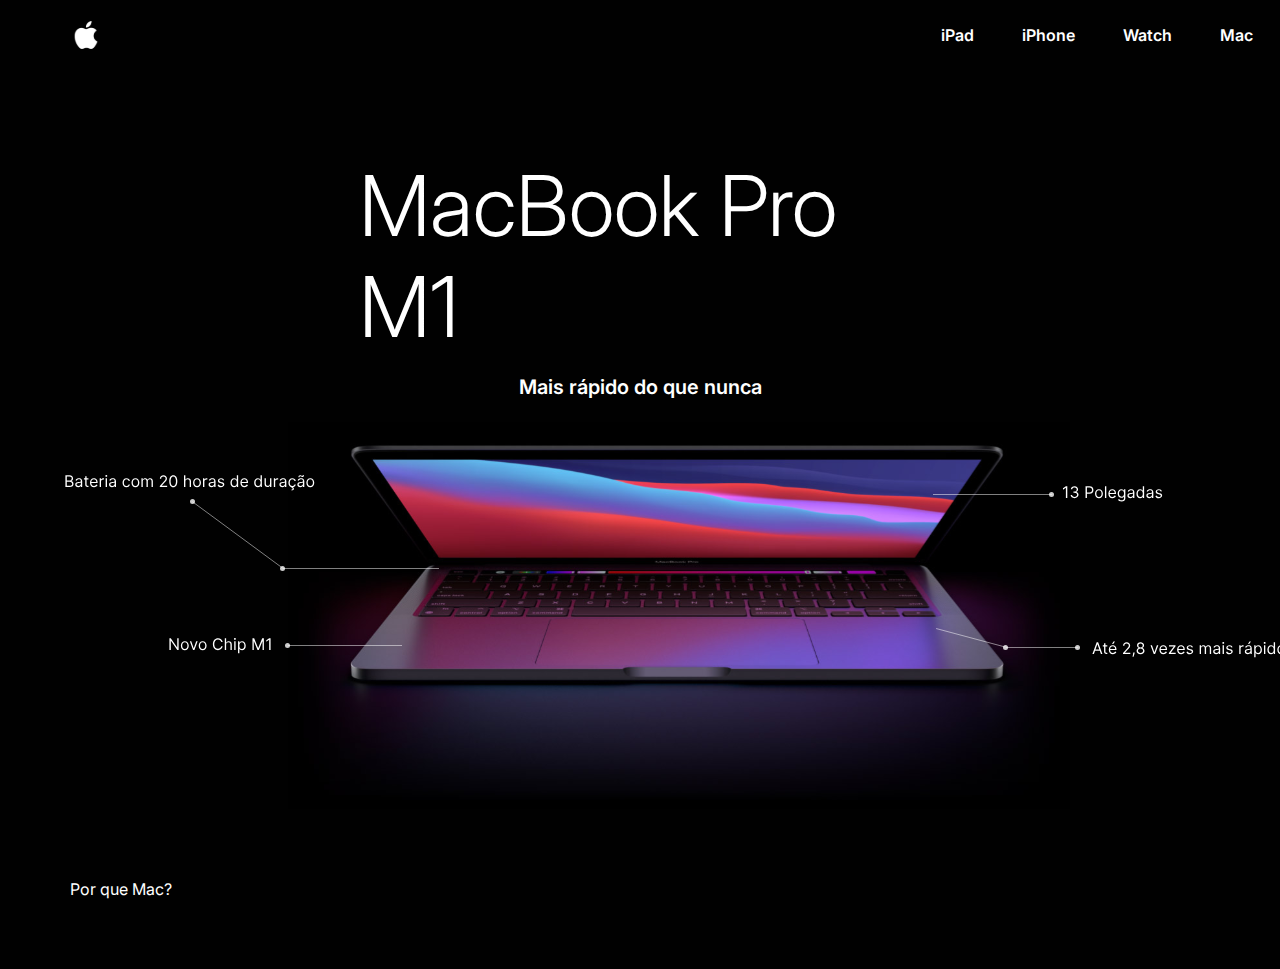
<file: index.html>
<!DOCTYPE html>
<html lang="pt-br">

<head>
    <meta charset="UTF-8">
    <meta http-equiv="X-UA-Compatible" content="IE=edge">
    <meta name="viewport" content="width=device-width, initial-scale=1.0">
    <link rel="preconnect" href="https://fonts.googleapis.com">
    <link rel="preconnect" href="https://fonts.gstatic.com" crossorigin>
    <link href="https://fonts.googleapis.com/css2?family=Inter:wght@300;400;600&display=swap" rel="stylesheet">
    <link rel="stylesheet" href="style/style.css">
    <title>Mac</title>
</head>

<body>
    <header id="header">
        <img id="logo" src="img/apple-256 1.svg" alt="Logo">
        <nav id="nav">
            <button id="btn-mobile"> Menu</button>
            <ul id="menu">
                <li> <a id="link" href="#">iPad</a></li>
                <li> <a id="link" href="#">iPhone</a></li>
                <li> <a id="link" href="#">Watch</a></li>
                <li> <a id="link" href="#">Mac</a></li>
            </ul>
        </nav>
    </header>
    <main class="main">
        <section class="Title">
            <h1>MacBook Pro M1</h1>
            <h3>Mais rápido do que nunca</h3>
        </section>
        <div class="mac">
            <img class="mac" src="img/image 10.svg" alt="Macbook Pro M1 ">
        </div>
        <a class="what" href="/html/porqueMac.html">Por que Mac?</a>
    </main>
    <script src="/js/script.js"></script>
</body>


</html>
</file>
<file: style/style.css>
:root{
    --bgColor: #010101;
    --fontColor: #FFFFFF;
    
}

body, ul{
    margin: 0px;
    padding: 0px;
    color: var(--fontColor);
    background-color: var(--bgColor);
    font-family: 'Inter', sans-serif;
}
#link{
    color: var(--fontColor);
    text-decoration: none;
    font-weight: 600;

}
#link:hover {
    background: rgba(248, 248, 248, 0.212);
}
#logo {
    size: 1.5rem;
    padding-left: 45px;
}
#header {
    box-sizing: border-box;
    height: 70px;
    padding: 27px;
    display: flex;
    align-items: center;
    justify-content: space-between;
}
#menu {
    display: flex;
    list-style: none;
    gap: 3rem;
}

#btn-mobile {
    display: none;
}
.Title {
    display: flex;
    flex-direction: column;
    justify-content: center;
    align-items: center;
    margin: auto;
    font-size: 42px;
    width: 562px;
    margin-top: -35px;
}
.Title H1{
    font-family: 'Inter';
    font-weight: 300;
    margin-top: 120px;
}
.Title h3{
    justify-content: center;
    font-family: 'Inter';
    font-style: normal;
    font-weight: 600;
    font-size: 20px;
    line-height: 29px;
    margin-top: -40px;
    width: max-content;
}
.what{
    color: var(--fontColor);
    text-decoration: none;
    display: flex;
    margin: 70px ;
    flex-direction: column;
    justify-content: flex-start;
    align-items: flex-start;
    width: max-content;
}

.mac{
    display:flex;
    flex-direction: column;
    align-items: center;
    width: 100%;
    height: 100%;
    padding-left: 5%;
    padding-right: 5%;
    object-fit: cover;
    max-width: 1200px;
    max-width: max-content;
    justify-content: center;
    align-items: center;

}

@media (max-width: 750px) {

    #btn-mobile {
        display: block;
    }
    #menu{
         display: none;
       display: block;
       position: absolute;
       width: 100%;
       top: 70px;
       right: 0px;
       background: #010101;
       transition: 0.6s;
       z-index: 1000;
       height: 0px;
       visibility: hidden;
       overflow-y: hidden;
        

    }
    #nav.active #menu{
        height: calc(100vh - 70px);
        visibility: visible;
        overflow-y: auto;
    }
    #btn-mobile {
        display: flex;
        padding: 0.5rem 1rem;
        font-size: 1rem;
        border: none;
        background: none;
        cursor: pointer;
        gap: 0.5rem;
      }
      #hamburger {
        border-top: 2px solid;
        width: 20px;
      }
      #hamburger::after,
      #hamburger::before {
        content: '';
        display: block;
        width: 20px;
        height: 2px;
        background: currentColor;
        margin-top: 5px;
        transition: 0.3s;
        position: relative;
      }
      #nav.active #hamburger {
        border-top-color: transparent;
      }
      #nav.active #hamburger::before {
        transform: rotate(135deg);
      }
      #nav.active #hamburger::after {
        transform: rotate(-135deg);
        top: -7px;
      }
}
</file>
